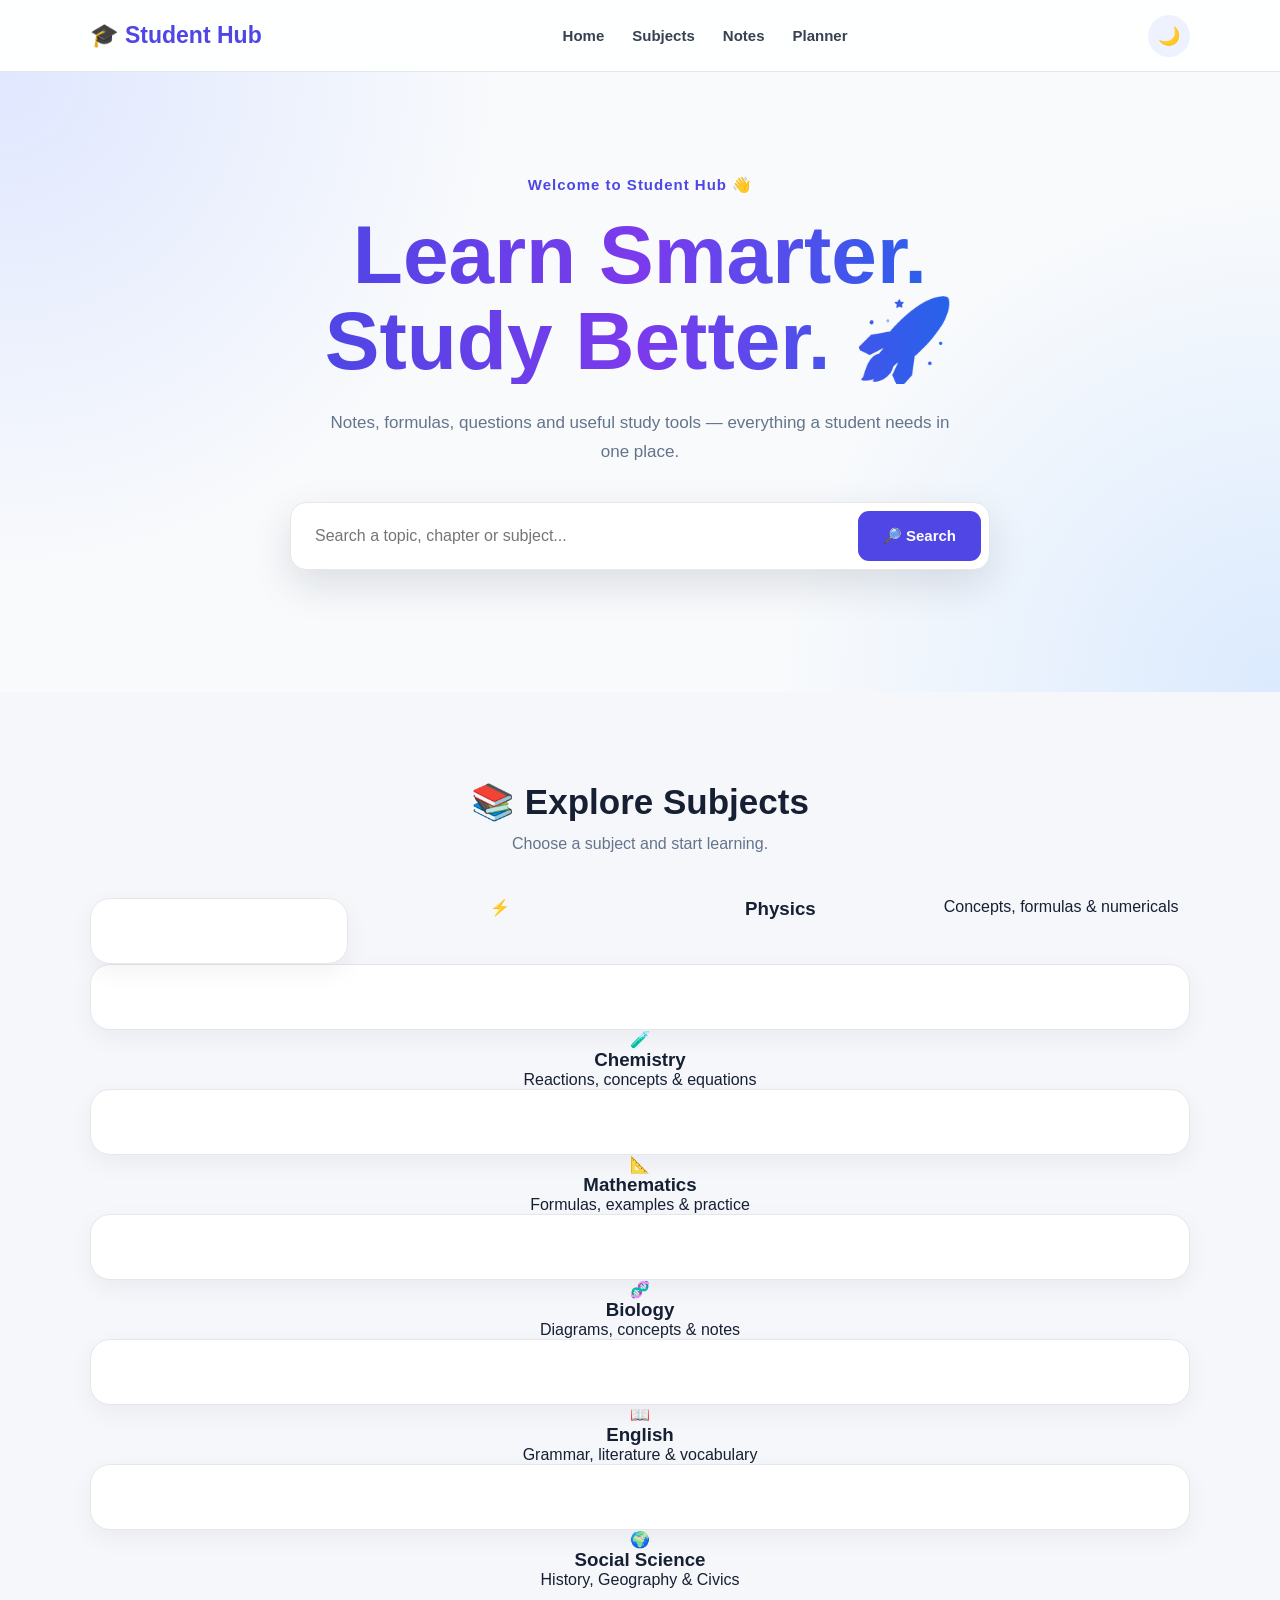
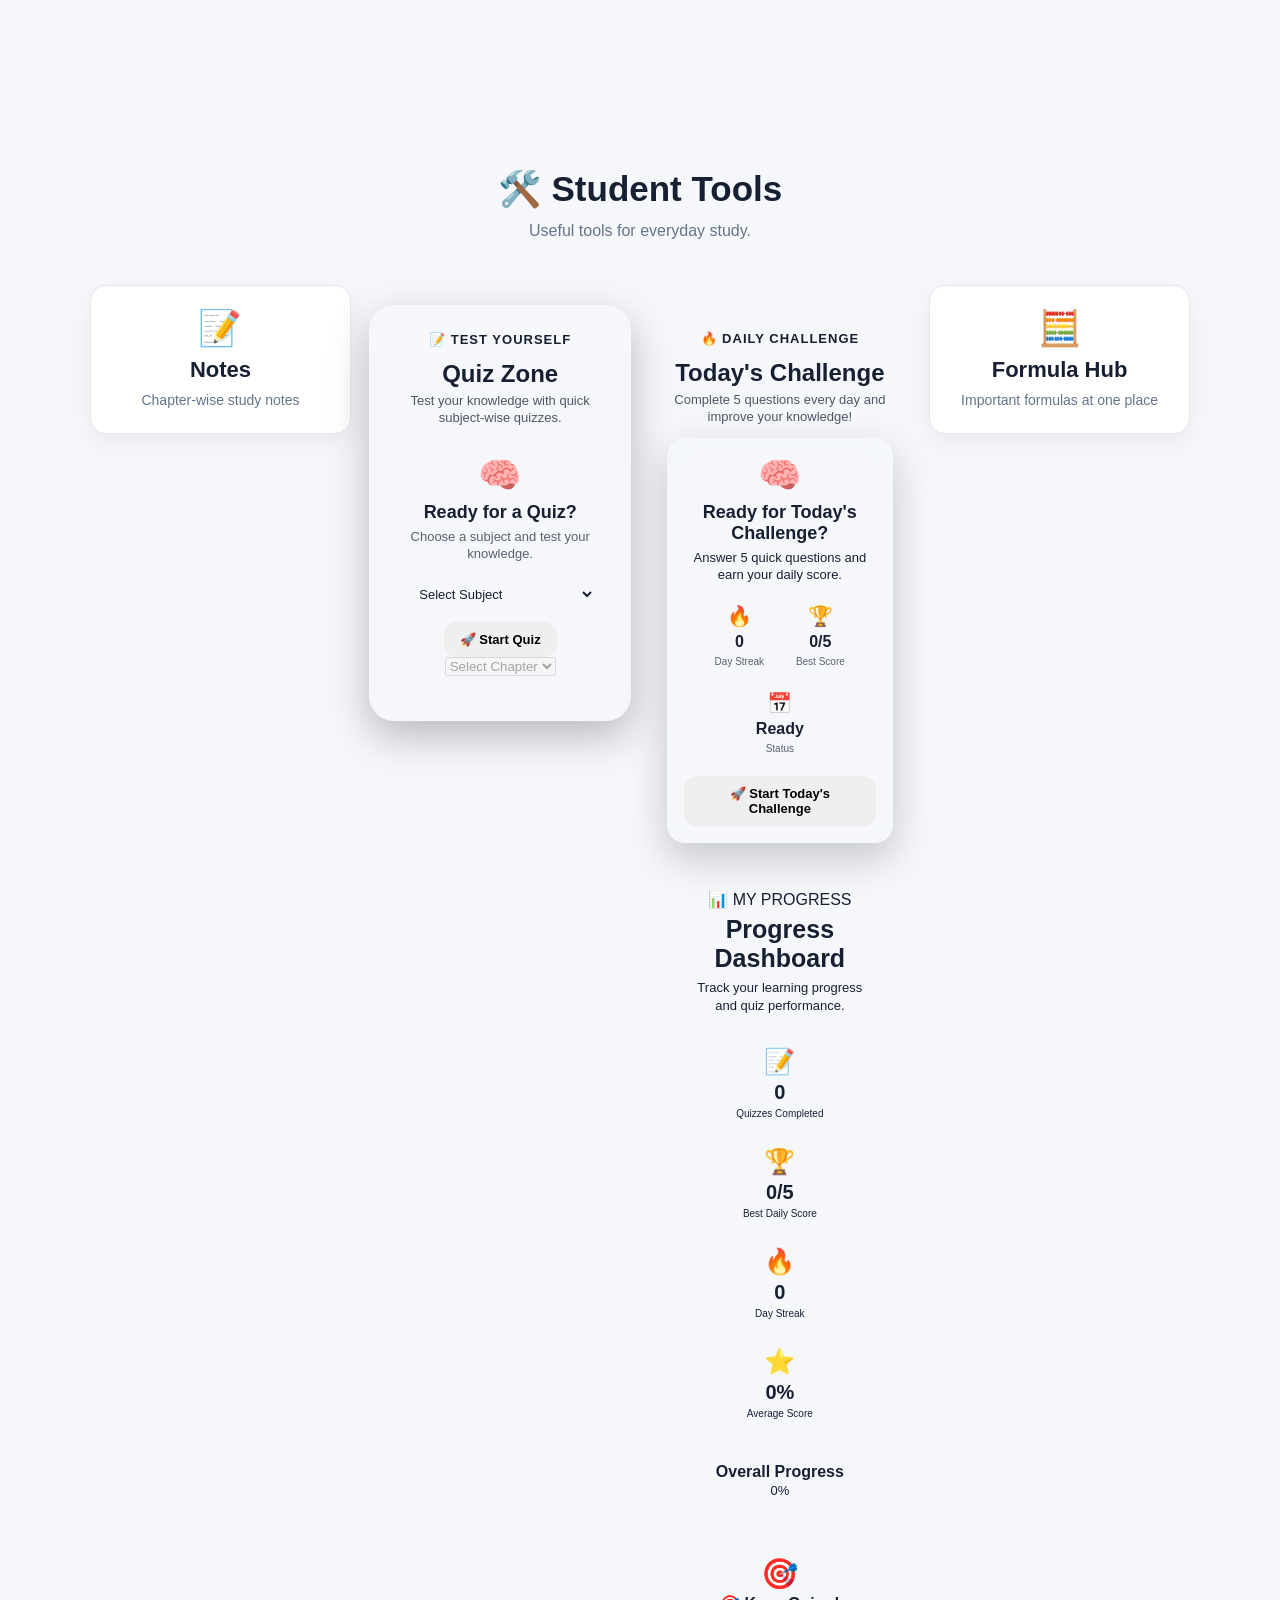
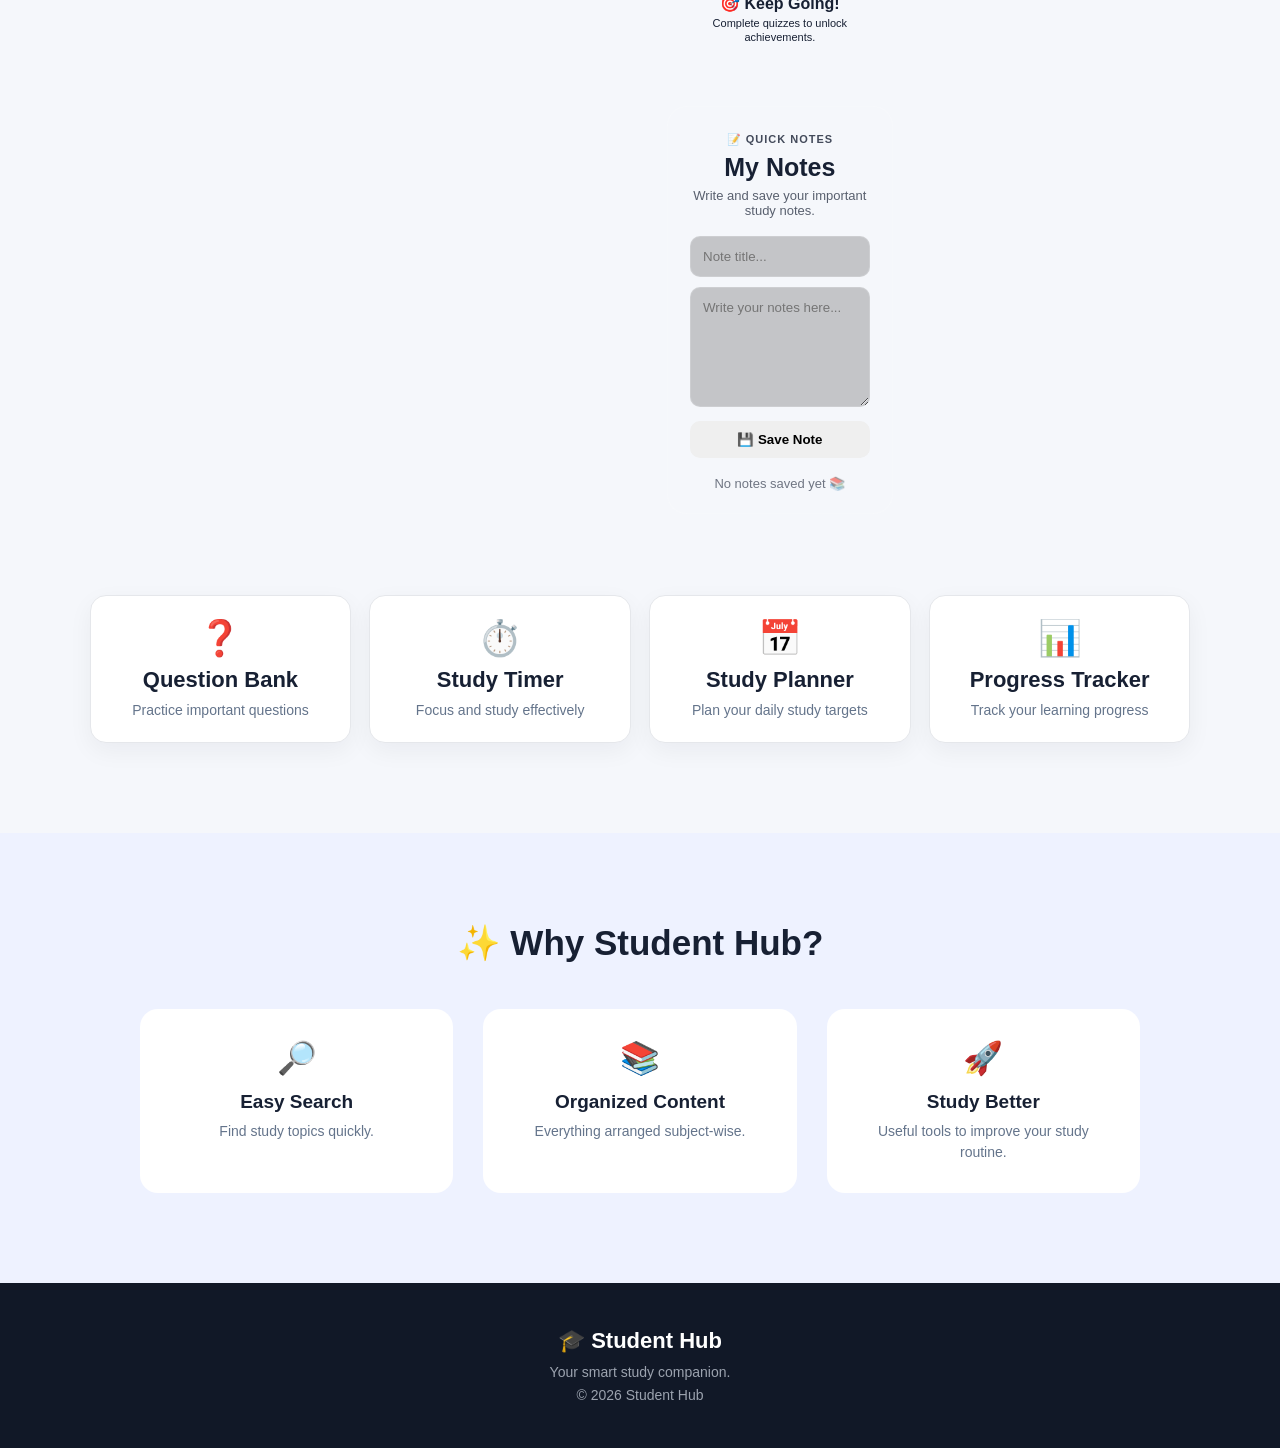
<file: index.html>
<!DOCTYPE html>
<html lang="en">
<head>
    <meta charset="UTF-8">
    <meta name="viewport" content="width=device-width, initial-scale=1.0">

    <title>Student Hub</title>

    <link rel="stylesheet" href="style.css">
</head>

<body>

    <!-- =========================
         HEADER
    ========================== -->

    <header class="header">

        <div class="logo">
            🎓 Student Hub
        </div>

        <nav>
            <a href="#home">Home</a>
            <a href="#subjects">Subjects</a>
            <a href="#notes">Notes</a>
            <a href="#planner">Planner</a>
        </nav>

        <button id="darkModeBtn">
            🌙
        </button>

    </header>


    <!-- =========================
         HOME
    ========================== -->

    <main>

        <section id="home" class="hero">

            <p class="welcome">
                Welcome to Student Hub 👋
            </p>

            <h1>
                Learn Smarter.<br>
                Study Better. 🚀
            </h1>

            <p class="hero-text">
                Notes, formulas, questions and useful study tools
                — everything a student needs in one place.
            </p>


            <!-- SEARCH -->

            <div class="search-box">

                <input
                    type="text"
                    id="searchInput"
                    placeholder="Search a topic, chapter or subject..."
                >

                <button id="searchBtn">
                    🔎 Search
                </button>

            </div>

            <div id="searchResult"></div>

        </section>


        <!-- =========================
             SUBJECTS
        ========================== -->

        <section id="subjects" class="section">

            <h2>📚 Explore Subjects</h2>

            <p class="section-subtitle">
                Choose a subject and start learning.
            </p>


            <div class="subject-grid">

                <div class="subject-card" onclick="openSubject('Physics')"></div>
                    <span>⚡</span>
                    <h3>Physics</h3>
                    <p>Concepts, formulas & numericals</p>
                </div>

                <div class="subject-card" onclick="openSubject('Chemistry')"></div>
                    <span>🧪</span>
                    <h3>Chemistry</h3>
                    <p>Reactions, concepts & equations</p>
                </div>

                <div class="subject-card" onclick="openSubject('Mathematics')"></div>
                    <span>📐</span>
                    <h3>Mathematics</h3>
                    <p>Formulas, examples & practice</p>
                </div>

                <div class="subject-card" onclick="openSubject('Biology')"></div>
                    <span>🧬</span>
                    <h3>Biology</h3>
                    <p>Diagrams, concepts & notes</p>
                </div>

                <div class="subject-card" onclick="openSubject('English')"></div>
                    <span>📖</span>
                    <h3>English</h3>
                    <p>Grammar, literature & vocabulary</p>
                </div>

                <div class="subject-card" onclick="openSubject('Social Science')"></div>
                    <span>🌍</span>
                    <h3>Social Science</h3>
                    <p>History, Geography & Civics</p>
                </div>

            </div>

        </section>


        <!-- =========================
             QUICK TOOLS
        ========================== -->

        <section class="section">

            <h2>🛠️ Student Tools</h2>

            <p class="section-subtitle">
                Useful tools for everyday study.
            </p>


            <div class="tools-grid">

                <div class="tool-card" id="notes">
                    📝
                    <h3>Notes</h3>
                    <p>Chapter-wise study notes</p>
                </div>

                <!-- =====================================================
     QUIZ SECTION
===================================================== -->

<section class="quiz-section" id="quizSection">

    <div class="quiz-header">
        <span class="quiz-badge">📝 TEST YOURSELF</span>

        <h2>Quiz Zone</h2>

        <p>
            Test your knowledge with quick subject-wise quizzes.
        </p>
    </div>

    <!-- QUIZ START SCREEN -->
    <div class="quiz-start" id="quizStart">

        <div class="quiz-icon">🧠</div>

        <h3>Ready for a Quiz?</h3>

        <p>
            Choose a subject and test your knowledge.
        </p>

        <select id="quizSubject">
            <option value="">Select Subject</option>
            <option value="Physics">⚡ Physics</option>
            <option value="Chemistry">🧪 Chemistry</option>
            <option value="Mathematics">📐 Mathematics</option>
            <option value="Biology">🧬 Biology</option>
            <option value="English">📖 English</option>
            <option value="Social Science">🌍 Social Science</option>
        </select>

        <button id="startQuizBtn">
            🚀 Start Quiz
        </button>


        <select id="quizChapter" disabled>
    <option value="">Select Chapter</option>
</select>

    </div>


    <!-- QUIZ BOX -->
    <div class="quiz-box" id="quizBox" style="display:none;">

        <div class="quiz-top">

            <span id="quizSubjectName">
                Subject
            </span>

            <span id="questionNumber">
                Question 1/10
            </span>

        </div>

        <div class="quiz-progress">
            <div id="quizProgressBar"></div>
        </div>

        <h3 id="questionText">
            Question will appear here
        </h3>

        <div id="optionsContainer">
            <!-- Options will appear here -->
        </div>

        <button id="nextQuestionBtn" disabled>
            Next ➜
        </button>

    </div>


    <!-- QUIZ RESULT -->
    <div class="quiz-result" id="quizResult" style="display:none;">

        <div class="result-icon">🎉</div>

        <h3>Quiz Completed!</h3>

        <p>Your Score</p>

        <div class="score-circle">
            <span id="finalScore">0/10</span>
        </div>

        <p id="resultMessage">
            Great job!
        </p>

        <button id="restartQuizBtn">
            🔄 Try Again
        </button>

    </div>

</section>

<!-- =====================================================
     DAILY CHALLENGE
===================================================== -->

<section class="daily-challenge" id="dailyChallenge">

    <div class="daily-header">
        <span class="daily-badge">🔥 DAILY CHALLENGE</span>

        <h2>Today's Challenge</h2>

        <p>
            Complete 5 questions every day and improve your knowledge!
        </p>
    </div>

    <div class="daily-card">

        <div class="daily-icon">
            🧠
        </div>

        <h3>Ready for Today's Challenge?</h3>

        <p>
            Answer 5 quick questions and earn your daily score.
        </p>

        <div class="daily-stats">

            <div class="daily-stat">
                <span>🔥</span>
                <strong id="dailyStreak">0</strong>
                <small>Day Streak</small>
            </div>

            <div class="daily-stat">
                <span>🏆</span>
                <strong id="bestScore">0/5</strong>
                <small>Best Score</small>
            </div>

            <div class="daily-stat">
                <span>📅</span>
                <strong id="challengeStatus">Ready</strong>
                <small>Status</small>
            </div>

        </div>

        <button id="startDailyChallenge">
            🚀 Start Today's Challenge
        </button>

    </div>

    <!-- =====================================================
     PROGRESS DASHBOARD
===================================================== -->

<section class="progress-dashboard" id="progressDashboard">

    <div class="progress-header">
        <span class="progress-badge">📊 MY PROGRESS</span>

        <h2>Progress Dashboard</h2>

        <p>
            Track your learning progress and quiz performance.
        </p>
    </div>

    <div class="progress-grid">

        <!-- Total Quizzes -->
        <div class="progress-card">
            <div class="progress-card-icon">📝</div>
            <h3 id="totalQuizzes">0</h3>
            <p>Quizzes Completed</p>
        </div>

        <!-- Best Score -->
        <div class="progress-card">
            <div class="progress-card-icon">🏆</div>
            <h3 id="progressBestScore">0/5</h3>
            <p>Best Daily Score</p>
        </div>

        <!-- Streak -->
        <div class="progress-card">
            <div class="progress-card-icon">🔥</div>
            <h3 id="progressStreak">0</h3>
            <p>Day Streak</p>
        </div>

        <!-- Average -->
        <div class="progress-card">
            <div class="progress-card-icon">⭐</div>
            <h3 id="averageScore">0%</h3>
            <p>Average Score</p>
        </div>

    </div>

    <!-- Progress Bar -->

    <div class="overall-progress">

        <div class="overall-progress-top">
            <h3>Overall Progress</h3>
            <span id="overallProgressText">0%</span>
        </div>

        <div class="overall-progress-bar">
            <div id="overallProgressFill"></div>
        </div>

    </div>

    <!-- Achievement -->

    <div class="achievement-card">

        <div class="achievement-icon">🎯</div>

        <div>
            <h3 id="achievementTitle">
                Keep Going!
            </h3>

            <p id="achievementText">
                Complete quizzes to unlock achievements.
            </p>
        </div>

    </div>

</section>

<!-- =========================
     QUICK NOTES
========================= -->

<section class="quick-notes" id="quickNotes">

    <div class="notes-header">
        <span class="notes-badge">📝 QUICK NOTES</span>
        <h2>My Notes</h2>
        <p>Write and save your important study notes.</p>
    </div>

    <div class="notes-box">

        <input
            type="text"
            id="noteTitle"
            placeholder="Note title..."
        >

        <textarea
            id="noteText"
            placeholder="Write your notes here..."
        ></textarea>

        <button id="saveNoteBtn">
            💾 Save Note
        </button>

    </div>

    <div class="notes-list" id="notesList">
        <p class="no-notes">No notes saved yet 📚</p>
    </div>

</section>

    <!-- DAILY QUIZ BOX -->

    <div class="daily-quiz-box" id="dailyQuizBox" style="display:none;">

        <div class="daily-quiz-top">

            <span id="dailyQuestionNumber">
                Question 1/5
            </span>

            <span id="dailyScore">
                Score: 0
            </span>

        </div>

        <div class="daily-progress">
            <div id="dailyProgressBar"></div>
        </div>

        <h3 id="dailyQuestion">
            Question will appear here
        </h3>

        <div id="dailyOptions">
            <!-- Options appear here -->
        </div>

        <button id="dailyNextBtn" disabled>
            Next ➜
        </button>

    </div>

    <!-- DAILY RESULT -->

    <div class="daily-result" id="dailyResult" style="display:none;">

        <div class="daily-result-icon">
            🎉
        </div>

        <h3>Challenge Completed!</h3>

        <p>Your Daily Score</p>

        <div class="daily-score-circle">
            <span id="dailyFinalScore">0/5</span>
        </div>

        <p id="dailyResultMessage">
            Great job!
        </p>

        <button id="dailyTryAgain">
            🔄 Try Again
        </button>

    </div>

</section>


                <div class="tool-card">
                    🧮
                    <h3>Formula Hub</h3>
                    <p>Important formulas at one place</p>
                </div>

                <div class="tool-card">
                    ❓
                    <h3>Question Bank</h3>
                    <p>Practice important questions</p>
                </div>

                <div class="tool-card">
                    ⏱️
                    <h3>Study Timer</h3>
                    <p>Focus and study effectively</p>
                </div>

                <div class="tool-card" id="planner">
                    📅
                    <h3>Study Planner</h3>
                    <p>Plan your daily study targets</p>
                </div>

                <div class="tool-card">
                    📊
                    <h3>Progress Tracker</h3>
                    <p>Track your learning progress</p>
                </div>

            </div>

        </section>


        <!-- =========================
             WHY STUDENT HUB
        ========================== -->

        <section class="why-section">

            <h2>✨ Why Student Hub?</h2>

            <div class="features">

                <div>
                    🔎
                    <h3>Easy Search</h3>
                    <p>Find study topics quickly.</p>
                </div>

                <div>
                    📚
                    <h3>Organized Content</h3>
                    <p>Everything arranged subject-wise.</p>
                </div>

                <div>
                    🚀
                    <h3>Study Better</h3>
                    <p>Useful tools to improve your study routine.</p>
                </div>

            </div>

        </section>

    </main>


    <!-- =========================
         FOOTER
    ========================== -->

    <footer>

        <h3>🎓 Student Hub</h3>

        <p>
            Your smart study companion.
        </p>

        <p>
            © 2026 Student Hub
        </p>

    </footer>


    <script src="script.js"></script>

</body>
</html>
</file>
<file: style.css>
/* =========================================================
   STUDENT HUB
   PREMIUM CSS
========================================================= */

* {
    margin: 0;
    padding: 0;
    box-sizing: border-box;
}

html {
    scroll-behavior: smooth;
}

body {
    font-family: Arial, Helvetica, sans-serif;
    background: #f5f7fb;
    color: #172033;
    transition: 0.3s;
}


/* =========================================================
   HEADER
========================================================= */

.header {
    width: 100%;
    height: 72px;

    display: flex;
    align-items: center;
    justify-content: space-between;

    padding: 0 7%;

    background: rgba(255, 255, 255, 0.9);
    backdrop-filter: blur(12px);

    border-bottom: 1px solid #e5e7eb;

    position: sticky;
    top: 0;
    z-index: 1000;
}


/* LOGO */

.logo {
    font-size: 23px;
    font-weight: 800;
    color: #4f46e5;
}


/* NAVIGATION */

nav {
    display: flex;
    gap: 28px;
}

nav a {
    text-decoration: none;
    color: #374151;
    font-size: 15px;
    font-weight: 600;

    transition: 0.3s;
}

nav a:hover {
    color: #4f46e5;
}


/* DARK MODE BUTTON */

#darkModeBtn {
    border: none;
    background: #eef2ff;

    width: 42px;
    height: 42px;

    border-radius: 50%;

    cursor: pointer;

    font-size: 18px;

    transition: 0.3s;
}

#darkModeBtn:hover {
    transform: rotate(20deg) scale(1.08);
}


/* =========================================================
   HERO
========================================================= */

.hero {
    min-height: 620px;

    display: flex;
    flex-direction: column;
    align-items: center;
    justify-content: center;

    text-align: center;

    padding: 80px 20px;

    background:
        radial-gradient(circle at top left, #e0e7ff, transparent 35%),
        radial-gradient(circle at bottom right, #dbeafe, transparent 35%),
        #f8fafc;
}


/* WELCOME */

.welcome {
    color: #4f46e5;

    font-size: 15px;
    font-weight: 700;

    margin-bottom: 18px;

    letter-spacing: 1px;
}


/* MAIN HEADING */

.hero h1 {
    font-size: clamp(45px, 7vw, 82px);

    line-height: 1.05;

    font-weight: 900;

    background: linear-gradient(
    90deg,
    #4f46e5,
    #7c3aed,
    #2563eb
);

-webkit-background-clip: text;
background-clip: text;

color: transparent;

    margin-bottom: 25px;
}


/* HERO TEXT */

.hero-text {
    max-width: 650px;

    color: #64748b;

    font-size: 17px;

    line-height: 1.7;

    margin-bottom: 35px;
}


/* =========================================================
   SEARCH
========================================================= */

.search-box {
    width: min(700px, 92%);

    display: flex;

    background: white;

    padding: 8px;

    border-radius: 16px;

    box-shadow:
        0 15px 40px rgba(15, 23, 42, 0.12);

    border: 1px solid #e5e7eb;
}


.search-box input {
    flex: 1;

    border: none;
    outline: none;

    padding: 16px;

    font-size: 16px;

    color: #172033;

    background: transparent;
}


.search-box button {
    border: none;

    padding: 0 25px;

    border-radius: 11px;

    background: #4f46e5;

    color: white;

    font-size: 15px;

    font-weight: 700;

    cursor: pointer;

    transition: 0.3s;
}

.search-box button:hover {
    background: #4338ca;

    transform: translateY(-2px);
}


/* SEARCH RESULT */

#searchResult {
    margin-top: 18px;

    font-weight: 600;
}


/* =========================================================
   SECTIONS
========================================================= */

.section {
    padding: 90px 7%;

    text-align: center;
}

.section h2,
.why-section h2 {
    font-size: 35px;

    margin-bottom: 12px;
}

.section-subtitle {
    color: #64748b;

    margin-bottom: 45px;
}


/* =========================================================
   SUBJECT GRID
========================================================= */

.subject-grid {
    display: grid;

    grid-template-columns:
        repeat(auto-fit, minmax(220px, 1fr));

    gap: 22px;

    max-width: 1200px;

    margin: auto;
}


/* SUBJECT CARD */

.subject-card {
    background: white;

    padding: 32px 22px;

    border-radius: 20px;

    border: 1px solid #e5e7eb;

    cursor: pointer;

    transition: 0.35s;

    box-shadow:
        0 8px 25px rgba(15, 23, 42, 0.05);
}


.subject-card span {
    font-size: 40px;

    display: block;

    margin-bottom: 18px;
}


.subject-card h3 {
    font-size: 21px;

    margin-bottom: 10px;
}


.subject-card p {
    color: #64748b;

    font-size: 14px;

    line-height: 1.5;
}


.subject-card:hover {
    transform: translateY(-10px);

    box-shadow:
        0 20px 40px rgba(79, 70, 229, 0.15);

    border-color: #c7d2fe;
}


/* =========================================================
   TOOLS
========================================================= */

.tools-grid {
    max-width: 1200px;

    margin: auto;

    display: grid;

    grid-template-columns:
        repeat(auto-fit, minmax(220px, 1fr));

    gap: 22px;
}


.tool-card {
    background: white;

    padding: 30px 22px;

    border-radius: 18px;

    border: 1px solid #e5e7eb;

    cursor: pointer;

    transition: 0.3s;

    box-shadow:
        0 8px 25px rgba(15, 23, 42, 0.05);

    font-size: 35px;
}


.tool-card h3 {
    font-size: 20px;

    margin: 15px 0 8px;
}


.tool-card p {
    color: #64748b;

    font-size: 14px;
}


.tool-card:hover {
    transform: translateY(-7px);

    box-shadow:
        0 18px 35px rgba(15, 23, 42, 0.12);
}


/* =========================================================
   WHY SECTION
========================================================= */

.why-section {
    padding: 90px 7%;

    text-align: center;

    background: #eef2ff;
}


.features {
    max-width: 1000px;

    margin: 45px auto 0;

    display: grid;

    grid-template-columns:
        repeat(auto-fit, minmax(220px, 1fr));

    gap: 30px;
}


.features div {
    background: white;

    padding: 30px;

    border-radius: 18px;

    font-size: 32px;
}


.features h3 {
    font-size: 19px;

    margin: 14px 0 8px;
}


.features p {
    color: #64748b;

    font-size: 14px;

    line-height: 1.5;
}


/* =========================================================
   FOOTER
========================================================= */

footer {
    text-align: center;

    padding: 45px 20px;

    background: #111827;

    color: white;
}


footer h3 {
    font-size: 22px;

    margin-bottom: 10px;
}


footer p {
    color: #9ca3af;

    font-size: 14px;

    margin-top: 7px;
}


/* =========================================================
   DARK MODE
========================================================= */

body.dark {
    background: #0b1020;

    color: #f8fafc;
}


body.dark .header {
    background: rgba(15, 23, 42, 0.95);

    border-color: #1e293b;
}


body.dark nav a {
    color: #cbd5e1;
}


body.dark nav a:hover {
    color: #818cf8;
}


body.dark #darkModeBtn {
    background: #1e293b;
}


body.dark .hero {
    background:
        radial-gradient(circle at top left, #1e1b4b, transparent 35%),
        radial-gradient(circle at bottom right, #172554, transparent 35%),
        #0b1020;
}


body.dark .hero-text,
body.dark .section-subtitle {
    color: #94a3b8;
}


body.dark .search-box {
    background: #111827;

    border-color: #1e293b;
}


body.dark .search-box input {
    color: white;
}


body.dark .subject-card,
body.dark .tool-card,
body.dark .features div {
    background: #111827;

    border-color: #1e293b;
}


body.dark .subject-card p,
body.dark .tool-card p,
body.dark .features p {
    color: #94a3b8;
}


body.dark .why-section {
    background: #111827;
}


/* =========================================================
   MOBILE
========================================================= */

@media (max-width: 700px) {

    .header {
        padding: 0 20px;
    }

    nav {
        display: none;
    }

    .hero {
        min-height: 560px;

        padding: 60px 15px;
    }

    .hero h1 {
        font-size: 48px;
    }

    .hero-text {
        font-size: 15px;
    }

    .search-box {
        flex-direction: column;

        gap: 8px;

        background: transparent;

        box-shadow: none;

        border: none;
    }

    .search-box input {
        background: white;

        border-radius: 12px;

        border: 1px solid #e5e7eb;
    }

    .search-box button {
        height: 50px;
    }

    .section,
    .why-section {
        padding: 65px 20px;
    }

    .section h2,
    .why-section h2 {
        font-size: 29px;
    }
}

/* =========================================================
   STUDY CONTENT
========================================================= */

.chapter-btn {
    border: none;
    padding: 13px 20px;
    border-radius: 10px;
    background: #4f46e5;
    color: white;
    font-weight: 700;
    cursor: pointer;
    transition: 0.3s;
}

.chapter-btn:hover {
    transform: translateY(-3px);
    background: #4338ca;
}

.study-content {
    padding: 60px 7%;
    background: #f8fafc;
}

.study-content-inner {
    max-width: 850px;
    margin: auto;
    background: white;
    padding: 35px;
    border-radius: 20px;
    box-shadow: 0 10px 30px rgba(0,0,0,0.07);
}

.study-subject {
    color: #4f46e5;
    font-weight: 700;
    margin-bottom: 8px;
}

.study-content-inner h2 {
    margin-bottom: 25px;
}

.study-material {
    text-align: left;
    color: #475569;
    line-height: 1.8;
}

.study-material h3 {
    color: #172033;
    margin-bottom: 18px;
}

.study-material h4 {
    color: #4f46e5;
    margin-top: 25px;
    margin-bottom: 6px;
}

.formula-box {
    background: #eef2ff;
    padding: 16px;
    margin: 12px 0;
    border-radius: 10px;
    font-size: 18px;
    font-weight: 700;
    color: #312e81;
}

.question-box {
    background: #f8fafc;
    padding: 17px;
    margin: 12px 0;
    border-left: 4px solid #4f46e5;
    border-radius: 8px;
}


/* DARK MODE */

body.dark .study-content {
    background: #0b1020;
}

body.dark .study-content-inner {
    background: #111827;
}

body.dark .study-material {
    color: #cbd5e1;
}

body.dark .study-material h3 {
    color: white;
}

body.dark .formula-box {
    background: #1e1b4b;
    color: #c7d2fe;
}

body.dark .question-box {
    background: #1e293b;
}

/* =====================================================
   QUIZ ZONE
===================================================== */

.quiz-section {
    margin: 40px auto;
    padding: 35px;
    max-width: 900px;
    border-radius: 25px;
    background: rgba(255, 255, 255, 0.06);
    border: 1px solid rgba(255, 255, 255, 0.12);
    box-shadow: 0 15px 40px rgba(0, 0, 0, 0.25);
}

.quiz-header {
    text-align: center;
    margin-bottom: 30px;
}

.quiz-badge {
    display: inline-block;
    padding: 8px 16px;
    border-radius: 20px;
    font-size: 13px;
    font-weight: bold;
    letter-spacing: 1px;
    background: rgba(255, 255, 255, 0.1);
}

.quiz-header h2 {
    margin: 15px 0 8px;
    font-size: 32px;
}

.quiz-header p {
    opacity: 0.75;
}


/* START SCREEN */

.quiz-start {
    text-align: center;
    padding: 30px 20px;
}

.quiz-icon {
    font-size: 65px;
    margin-bottom: 10px;
}

.quiz-start h3 {
    font-size: 25px;
    margin-bottom: 8px;
}

.quiz-start p {
    opacity: 0.7;
    margin-bottom: 25px;
}

#quizSubject {
    width: 100%;
    max-width: 400px;
    padding: 14px 16px;
    border-radius: 12px;
    border: 1px solid rgba(255,255,255,0.15);
    background: rgba(255,255,255,0.08);
    color: inherit;
    font-size: 16px;
    outline: none;
    margin-bottom: 15px;
}

#quizSubject option {
    color: #111;
}

#startQuizBtn,
#nextQuestionBtn,
#restartQuizBtn {
    border: none;
    padding: 13px 25px;
    border-radius: 12px;
    cursor: pointer;
    font-size: 16px;
    font-weight: bold;
    transition: 0.25s;
}

#startQuizBtn:hover,
#nextQuestionBtn:hover:not(:disabled),
#restartQuizBtn:hover {
    transform: translateY(-2px);
}


/* QUIZ BOX */

.quiz-box {
    padding: 20px;
}

.quiz-top {
    display: flex;
    justify-content: space-between;
    gap: 15px;
    margin-bottom: 15px;
    font-weight: bold;
}

#quizSubjectName {
    opacity: 0.8;
}

#questionNumber {
    opacity: 0.65;
}

.quiz-progress {
    width: 100%;
    height: 8px;
    border-radius: 10px;
    overflow: hidden;
    background: rgba(255,255,255,0.1);
    margin-bottom: 30px;
}

#quizProgressBar {
    height: 100%;
    width: 0%;
    border-radius: 10px;
    transition: width 0.3s ease;
}

#questionText {
    font-size: 22px;
    line-height: 1.5;
    margin-bottom: 25px;
}


/* OPTIONS */

#optionsContainer {
    display: grid;
    gap: 13px;
    margin-bottom: 25px;
}

.quiz-option {
    width: 100%;
    padding: 15px 18px;
    border-radius: 13px;
    border: 1px solid rgba(255,255,255,0.12);
    background: rgba(255,255,255,0.06);
    color: inherit;
    text-align: left;
    cursor: pointer;
    font-size: 16px;
    transition: 0.25s;
}

.quiz-option:hover {
    transform: translateX(4px);
    background: rgba(255,255,255,0.1);
}

.quiz-option.correct {
    border: 2px solid #38d996;
    background: rgba(56, 217, 150, 0.15);
}

.quiz-option.wrong {
    border: 2px solid #ff5c6c;
    background: rgba(255, 92, 108, 0.15);
}

.quiz-option.disabled {
    pointer-events: none;
}


/* NEXT BUTTON */

#nextQuestionBtn {
    width: 100%;
}

#nextQuestionBtn:disabled {
    opacity: 0.4;
    cursor: not-allowed;
}


/* RESULT */

.quiz-result {
    text-align: center;
    padding: 35px 20px;
}

.result-icon {
    font-size: 65px;
    margin-bottom: 10px;
}

.quiz-result h3 {
    font-size: 28px;
}

.quiz-result p {
    opacity: 0.75;
}

.score-circle {
    width: 130px;
    height: 130px;
    margin: 25px auto;
    border-radius: 50%;
    display: flex;
    align-items: center;
    justify-content: center;
    border: 7px solid currentColor;
}

#finalScore {
    font-size: 27px;
    font-weight: bold;
}


/* MOBILE */

@media (max-width: 600px) {

    .quiz-section {
        margin: 25px 12px;
        padding: 22px 15px;
    }

    .quiz-header h2 {
        font-size: 26px;
    }

    .quiz-top {
        flex-direction: column;
    }

    #questionText {
        font-size: 19px;
    }

    .quiz-option {
        font-size: 15px;
    }
}

/* =====================================================
   DAILY CHALLENGE
===================================================== */

.daily-challenge {
    margin: 50px auto;
    padding: 40px 20px;
    max-width: 1000px;
    text-align: center;
}

.daily-header {
    margin-bottom: 30px;
}

.daily-badge {
    display: inline-block;
    padding: 8px 16px;
    border-radius: 20px;
    font-size: 13px;
    font-weight: bold;
    letter-spacing: 1px;
}

.daily-header h2 {
    font-size: 32px;
    margin: 15px 0 10px;
}

.daily-header p {
    opacity: 0.75;
}

/* Main Card */

.daily-card,
.daily-quiz-box,
.daily-result {
    padding: 35px 25px;
    border-radius: 22px;
    border: 1px solid rgba(255,255,255,0.12);
    background: rgba(255,255,255,0.05);
    backdrop-filter: blur(12px);
    box-shadow: 0 15px 40px rgba(0,0,0,0.2);
}

.daily-icon {
    font-size: 55px;
    margin-bottom: 10px;
}

.daily-card h3 {
    font-size: 24px;
    margin: 10px 0;
}

/* Stats */

.daily-stats {
    display: flex;
    justify-content: center;
    gap: 20px;
    margin: 30px 0;
    flex-wrap: wrap;
}

.daily-stat {
    min-width: 130px;
    padding: 18px;
    border-radius: 16px;
    background: rgba(255,255,255,0.06);
}

.daily-stat span {
    display: block;
    font-size: 25px;
    margin-bottom: 5px;
}

.daily-stat strong {
    display: block;
    font-size: 20px;
}

.daily-stat small {
    opacity: 0.7;
}

/* Button */

#startDailyChallenge,
#dailyNextBtn,
#dailyTryAgain {
    border: none;
    padding: 13px 25px;
    border-radius: 12px;
    cursor: pointer;
    font-size: 15px;
    font-weight: bold;
    transition: 0.3s;
}

#startDailyChallenge:hover,
#dailyNextBtn:hover,
#dailyTryAgain:hover {
    transform: translateY(-2px);
}

/* Quiz */

.daily-quiz-box {
    margin-top: 25px;
}

.daily-quiz-top {
    display: flex;
    justify-content: space-between;
    margin-bottom: 18px;
    font-weight: bold;
}

.daily-progress {
    width: 100%;
    height: 8px;
    border-radius: 10px;
    overflow: hidden;
    margin-bottom: 25px;
    background: rgba(255,255,255,0.1);
}

#dailyProgressBar {
    width: 0%;
    height: 100%;
    transition: width 0.3s ease;
}

#dailyQuestion {
    margin: 25px 0;
    font-size: 21px;
}

/* Options */

#dailyOptions {
    display: grid;
    gap: 12px;
}

.daily-option {
    width: 100%;
    padding: 14px;
    border: 1px solid rgba(255,255,255,0.12);
    border-radius: 12px;
    background: rgba(255,255,255,0.04);
    cursor: pointer;
    text-align: left;
    font-size: 15px;
    transition: 0.25s;
}

.daily-option:hover {
    transform: translateX(4px);
}

.daily-option.correct {
    border: 2px solid #22c55e;
}

.daily-option.wrong {
    border: 2px solid #ef4444;
}

.daily-option.disabled {
    pointer-events: none;
}

/* Next Button */

#dailyNextBtn {
    margin-top: 25px;
}

/* Result */

.daily-result {
    margin-top: 25px;
}

.daily-result-icon {
    font-size: 60px;
}

.daily-score-circle {
    width: 120px;
    height: 120px;
    margin: 20px auto;
    border-radius: 50%;
    display: flex;
    align-items: center;
    justify-content: center;
    border: 5px solid currentColor;
}

.daily-score-circle span {
    font-size: 25px;
    font-weight: bold;
}

/* Mobile */

@media (max-width: 600px) {

    .daily-challenge {
        padding: 25px 12px;
    }

    .daily-header h2 {
        font-size: 26px;
    }

    .daily-card,
    .daily-quiz-box,
    .daily-result {
        padding: 25px 15px;
    }

    .daily-stats {
        gap: 10px;
    }

    .daily-stat {
        min-width: 100px;
    }

    .daily-quiz-top {
        font-size: 13px;
    }

    #dailyQuestion {
        font-size: 18px;
    }
}
 
/* ===== STUDY PLANNER FIX ===== */

.study-planner {
    width: 100%;
    max-width: 900px;
    margin: 35px auto;
    padding: 20px;
    box-sizing: border-box;
}

.planner-header {
    text-align: center;
    margin-bottom: 20px;
}

.planner-header h2 {
    font-size: 26px;
    margin: 8px 0;
}

.planner-header p {
    font-size: 14px;
    margin: 0;
}

.planner-box {
    width: 100%;
    box-sizing: border-box;
    padding: 20px;
    border-radius: 16px;
    background: rgba(255,255,255,0.05);
}

/* Input Row */

.planner-input {
    width: 100%;
    display: flex;
    gap: 8px;
    align-items: center;
    box-sizing: border-box;
}

#studyTaskInput {
    flex: 1;
    min-width: 0;
}

#taskSubject,
#taskPriority,
#taskDueDate {
    width: 140px;
}

#studyTaskInput,
#taskSubject,
#taskPriority,
#taskDueDate,
#addStudyTask {
    height: 42px;
    box-sizing: border-box;
    border-radius: 9px;
    padding: 8px 10px;
    font-size: 13px;
}

/* Stats */

.planner-stats {
    display: flex;
    justify-content: center;
    gap: 12px;
    margin: 18px 0;
}

.planner-stats div {
    width: 110px;
    padding: 10px;
    text-align: center;
    border-radius: 10px;
}

.planner-stats strong {
    display: block;
    font-size: 19px;
}

.planner-stats span {
    font-size: 11px;
}

/* Tasks */

.task-list {
    width: 100%;
}

.study-task {
    width: 100%;
    min-height: 45px;
    box-sizing: border-box;
    display: flex;
    align-items: center;
    gap: 10px;
    padding: 10px;
    margin-bottom: 8px;
    border-radius: 10px;
}

.study-task span {
    flex: 1;
    font-size: 13px;
}

/* Mobile */

@media (max-width: 750px) {

    .planner-input {
        flex-direction: column;
    }

    #studyTaskInput,
    #taskSubject,
    #taskPriority,
    #taskDueDate,
    #addStudyTask {
        width: 100%;
    }

    .planner-stats {
        flex-wrap: wrap;
    }
}

/* =====================================================
   COMPACT STUDY PLANNER
===================================================== */

.study-planner {
    max-width: 950px;
    margin: 30px auto;
    padding: 20px;
    text-align: center;
}

.planner-header {
    margin-bottom: 18px;
}

.planner-header h2 {
    font-size: 25px;
    margin: 8px 0;
}

.planner-header p {
    font-size: 14px;
    opacity: 0.7;
}

.planner-badge {
    padding: 6px 12px;
    font-size: 11px;
}

/* Planner Box */

.planner-box {
    padding: 20px;
    border-radius: 16px;
}

/* Inputs */

.planner-input {
    display: grid;
    grid-template-columns: 2fr 1fr 1fr 1fr auto;
    gap: 8px;
    align-items: center;
}

#studyTaskInput,
#taskSubject,
#taskPriority,
#taskDueDate {
    width: 100%;
    box-sizing: border-box;
    padding: 10px;
    border-radius: 9px;
    border: 1px solid rgba(255,255,255,0.15);
    background: rgba(255,255,255,0.06);
    font-size: 13px;
    outline: none;
}

#addStudyTask {
    padding: 10px 15px;
    border: none;
    border-radius: 9px;
    cursor: pointer;
    font-size: 13px;
    font-weight: bold;
}

/* Stats */

.planner-stats {
    display: flex;
    justify-content: center;
    gap: 10px;
    margin: 18px 0;
}

.planner-stats div {
    min-width: 90px;
    padding: 10px;
    border-radius: 11px;
    background: rgba(255,255,255,0.06);
}

.planner-stats strong {
    display: block;
    font-size: 18px;
}

.planner-stats span {
    font-size: 11px;
    opacity: 0.7;
}

/* Tasks */

.task-list {
    max-width: 100%;
}

.study-task {
    display: flex;
    align-items: center;
    gap: 10px;
    padding: 11px;
    margin-bottom: 8px;
    border-radius: 10px;
    background: rgba(255,255,255,0.06);
}

.study-task span {
    flex: 1;
    font-size: 13px;
}

.delete-task {
    border: none;
    background: transparent;
    cursor: pointer;
    font-size: 14px;
}

/* Mobile */

@media (max-width: 700px) {

    .planner-input {
        grid-template-columns: 1fr;
    }

    #addStudyTask {
        width: 100%;
    }

    .planner-stats {
        gap: 6px;
    }
}

/* =========================
   COMPACT STUDENT TOOLS
========================= */

.tools-grid {
    grid-template-columns: repeat(4, 1fr);
    gap: 18px;
    align-items: start;
}

.tool-card {
    
    height: auto;
    padding: 22px 16px;
    border-radius: 16px;
}

.tool-card h3 {
    font-size: 22px;
    margin: 8px 0;
}

.tool-card p {
    font-size: 14px;
    line-height: 1.4;
}

/* Quiz & Daily Challenge */
.quiz-section,
.daily-challenge {
    width: 100%;
    max-width: 100%;
    padding: 28px 20px;
    margin: 0;
}

.quiz-header h2,
.daily-header h2 {
    font-size: 28px;
    margin: 8px 0;
}

.quiz-header p,
.daily-header p {
    font-size: 15px;
    max-width: 400px;
    margin: auto;
}

.quiz-start,
.daily-card {
    max-width: 420px;
    margin: 20px auto;
    padding: 25px;
    border-radius: 18px;
}

.quiz-icon,
.daily-icon {
    font-size: 45px;
}

.quiz-start h3,
.daily-card h3 {
    font-size: 22px;
    margin: 12px 0 8px;
}

.quiz-start p,
.daily-card p {
    font-size: 14px;
    line-height: 1.4;
}

/* =========================
   FINAL COMPACT QUIZ + DAILY
========================= */

.quiz-section {
    max-width: 520px !important;
    margin: 20px auto !important;
    padding: 18px !important;
    min-height: 0 !important;
}

.daily-challenge {
    max-width: 520px !important;
    margin: 20px auto !important;
    padding: 18px !important;
    min-height: 0 !important;
}

.quiz-header,
.daily-header {
    margin-bottom: 12px !important;
}

.quiz-header h2,
.daily-header h2 {
    font-size: 24px !important;
    margin: 5px 0 !important;
}

.quiz-header p,
.daily-header p {
    font-size: 13px !important;
    line-height: 1.3 !important;
}

.quiz-start,
.daily-card {
    max-width: 280px !important;
    padding: 16px !important;
    margin: 10px auto !important;
}

.quiz-icon,
.daily-icon {
    font-size: 35px !important;
    margin-bottom: 5px !important;
}

.quiz-start h3,
.daily-card h3 {
    font-size: 18px !important;
    margin: 6px 0 !important;
}

.quiz-start p,
.daily-card p {
    font-size: 13px !important;
    margin-bottom: 12px !important;
    line-height: 1.3 !important;
}

#quizSubject {
    padding: 10px !important;
    font-size: 13px !important;
    margin-bottom: 8px !important;
}

#startQuizBtn,
#startDailyChallenge {
    padding: 10px 16px !important;
    font-size: 13px !important;
}

.daily-stats {
    gap: 6px !important;
    margin: 12px 0 !important;
}

.daily-stat {
    min-width: 75px !important;
    padding: 8px !important;
}

.daily-stat span {
    font-size: 20px !important;
}

.daily-stat strong {
    font-size: 16px !important;
}

.daily-stat small {
    font-size: 10px !important;
}

/* =========================
   COMPACT PROGRESS DASHBOARD
========================= */

.progress-dashboard {
    max-width: 700px !important;
    margin: 25px auto !important;
    padding: 22px !important;
}

.progress-header {
    margin-bottom: 18px !important;
    text-align: center;
}

.progress-header h2 {
    font-size: 25px !important;
    margin: 6px 0 !important;
}

.progress-header p {
    font-size: 13px !important;
    line-height: 1.4 !important;
}

/* Progress Cards */

.progress-grid {
    grid-template-columns: repeat(4, 1fr) !important;
    gap: 10px !important;
}

.progress-card {
    padding: 14px 8px !important;
    border-radius: 14px !important;
}

.progress-card-icon {
    font-size: 25px !important;
    margin-bottom: 5px !important;
}

.progress-card h3 {
    font-size: 20px !important;
    margin: 4px 0 !important;
}

.progress-card p {
    font-size: 10px !important;
    margin: 0 !important;
}

/* Overall Progress */

.overall-progress {
    margin-top: 15px !important;
    padding: 15px !important;
    border-radius: 14px !important;
}

.overall-progress-top {
    margin-bottom: 8px !important;
}

.overall-progress-top h3 {
    font-size: 16px !important;
}

#overallProgressText {
    font-size: 13px !important;
}

.overall-progress-bar {
    height: 8px !important;
}

/* Achievement */

.achievement-card {
    margin-top: 12px !important;
    padding: 14px !important;
    border-radius: 14px !important;
}

.achievement-icon {
    font-size: 30px !important;
}

.achievement-card h3 {
    font-size: 16px !important;
    margin: 3px 0 !important;
}

.achievement-card p {
    font-size: 11px !important;
    line-height: 1.3 !important;
}

/* =========================
   QUICK NOTES
========================= */

.quick-notes {
    max-width: 700px;
    margin: 25px auto;
    padding: 22px;
    border-radius: 20px;
    background: rgba(255, 255, 255, 0.06);
    border: 1px solid rgba(255, 255, 255, 0.12);
}

.notes-header {
    text-align: center;
    margin-bottom: 18px;
}

.notes-badge {
    display: inline-block;
    font-size: 11px;
    font-weight: bold;
    letter-spacing: 1px;
    opacity: 0.8;
}

.notes-header h2 {
    font-size: 25px;
    margin: 6px 0;
}

.notes-header p {
    font-size: 13px;
    opacity: 0.7;
}

.notes-box {
    max-width: 500px;
    margin: auto;
}

#noteTitle,
#noteText {
    width: 100%;
    box-sizing: border-box;
    padding: 12px;
    margin-bottom: 10px;
    border-radius: 10px;
    border: 1px solid rgba(255,255,255,0.15);
    background: rgba(0,0,0,0.2);
    color: inherit;
    font-family: inherit;
}

#noteText {
    min-height: 120px;
    resize: vertical;
}

#saveNoteBtn {
    width: 100%;
    padding: 11px;
    border: none;
    border-radius: 10px;
    cursor: pointer;
    font-weight: bold;
}

.notes-list {
    max-width: 500px;
    margin: 18px auto 0;
}

.no-notes {
    text-align: center;
    opacity: 0.6;
    font-size: 13px;
}
</file>
